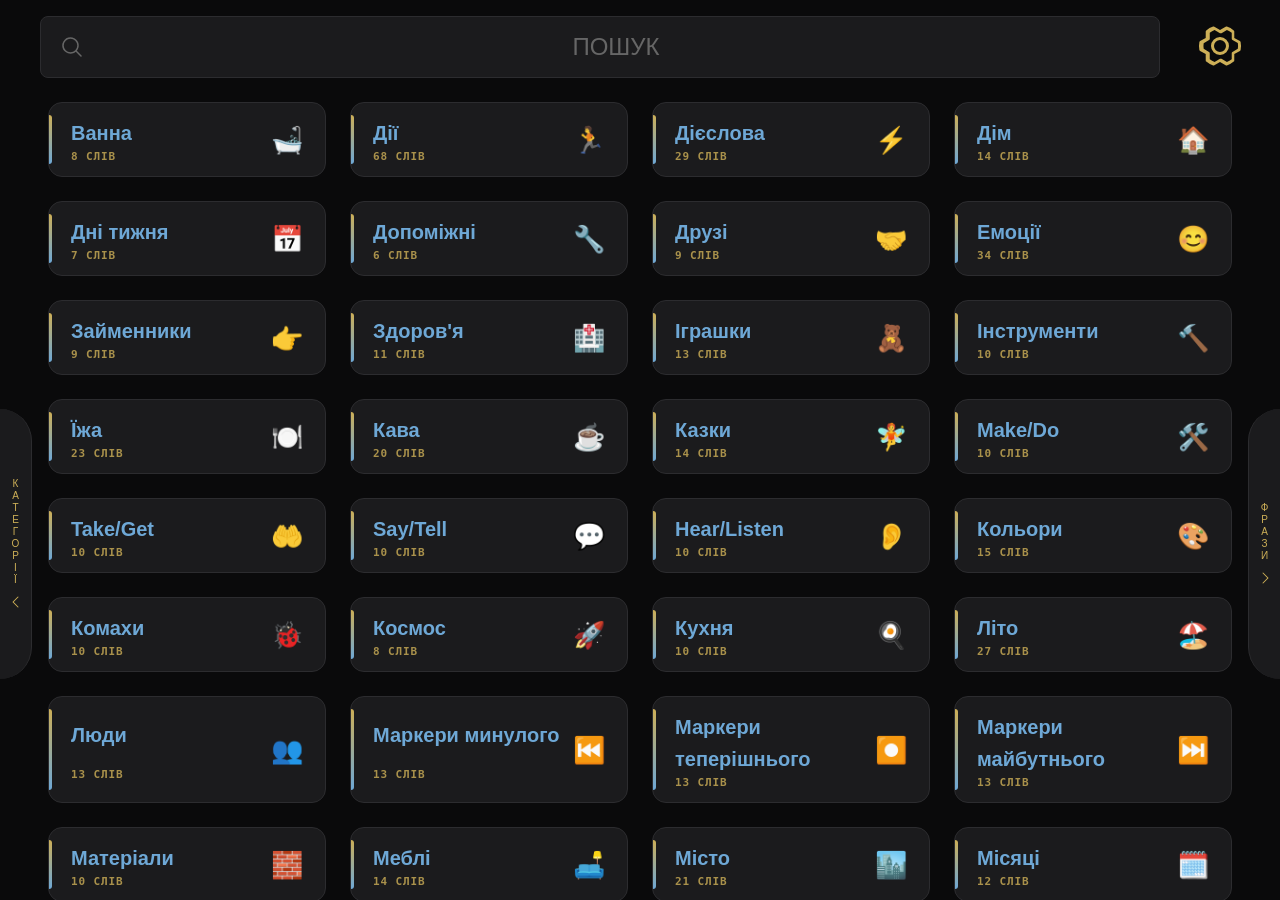
<file: index.html>
<!DOCTYPE html>
<html lang="uk">

<head>
  <meta charset="UTF-8">
  <meta name="viewport" content="width=device-width, initial-scale=1.0">
  <meta name="theme-color" content="#000000">
  <meta name="description" content="Вивчайте англійські слова безкоштовно! 70+ тематичних категорій: тварини, їжа, емоції, кольори та інше. Інтерактивне навчання з вимовою — ідеально для дітей та початківців.">
  <meta name="keywords" content="англійська для дітей, вивчення англійської мови для дітей, англійські слова для дітей, практика англійської мови, вчити англійську безкоштовно, онлайн англійська для дітей, інтерактивна англійська, англійський словник для дітей, вимова англійських слів, англійська для початківців, learn english for kids ukraine, англійська мова для школярів">
  <meta name="language" content="uk">
  <meta name="author" content="English Language Learning">
  <meta name="robots" content="index, follow, max-image-preview:large, max-snippet:-1, max-video-preview:-1">
  <meta name="google-site-verification" content="_cv8cW0G364KXwKJCpCvwAetA9E8yUuNDShGNTq0FiU">

  <!-- Open Graph Tags -->
  <meta property="og:title" content="Англійська для дітей — Вивчайте слова безкоштовно">
  <meta property="og:description" content="70+ тематичних категорій англійських слів з інтерактивною вимовою. Безкоштовно, без реєстрації — ідеально для дітей та школярів.">
  <meta property="og:type" content="website">
  <meta property="og:locale" content="uk_UA">
  <meta property="og:url" content="https://oleksandr-storchak.github.io/english/">
  <meta property="og:image" content="https://oleksandr-storchak.github.io/english/icon512_rounded.png">
  <meta property="og:image:width" content="512">
  <meta property="og:image:height" content="512">

  <!-- Twitter Card -->
  <meta name="twitter:card" content="summary_large_image">
  <meta name="twitter:title" content="Англійська для дітей — Вивчайте слова безкоштовно">
  <meta name="twitter:description" content="70+ тематичних категорій англійських слів з інтерактивною вимовою. Безкоштовно, без реєстрації.">
  <meta name="twitter:image" content="https://oleksandr-storchak.github.io/english/icon512_rounded.png">

  <!-- Structured Data (Schema.org) -->
  <script type="application/ld+json">
  {
    "@context": "https://schema.org",
    "@type": ["EducationalWebApplication", "LearningResource"],
    "name": "Англійська для дітей",
    "alternateName": "English for Kids Ukraine",
    "description": "Безкоштовний інтерактивний словник англійської мови з 70+ тематичних категорій, вимовою слів та практичними фразами. Ідеально для дітей, школярів та початківців.",
    "url": "https://oleksandr-storchak.github.io/english/",
    "inLanguage": ["uk", "en"],
    "applicationCategory": "EducationalApplication",
    "audience": {
      "@type": "EducationalAudience",
      "educationalRole": "student",
      "audienceType": "children, beginners, school students"
    },
    "educationalLevel": "Beginner",
    "teaches": "English vocabulary, English pronunciation, English phrases",
    "isAccessibleForFree": true,
    "offers": {
      "@type": "Offer",
      "price": "0",
      "priceCurrency": "UAH"
    }
  }
  </script>

  <link rel="manifest" href="manifest.json">
  <link rel="icon" href="favicon.ico" sizes="any">
  <link rel="icon" href="icon512_rounded.png" type="image/png" sizes="512x512">
  <link rel="apple-touch-icon" href="icon512_rounded.png">
  <link rel="sitemap" href="sitemap.xml">
  <link rel="canonical" href="https://oleksandr-storchak.github.io/english/">
  <title>Англійська для дітей — Вивчайте слова безкоштовно</title>
  <link rel="stylesheet" href="styles.css">
  <script src="words-data.js" defer></script>
  <script src="phrases-data.js" defer></script>
  <script src="main.js" defer></script>
</head>

<body>
  <header class="search-wrap">
    <div class="search-box">
      <svg class="search-icon" xmlns="http://www.w3.org/2000/svg" width="24" height="24" viewBox="0 0 256 256">
        <path fill="currentColor"
          d="M229.66 218.34l-50.07-50.06a88.11 88.11 0 1 0-11.31 11.31l50.06 50.07a8 8 0 0 0 11.32-11.32ZM40 112a72 72 0 1 1 72 72a72.08 72.08 0 0 1-72-72Z" />
      </svg>
      <input type="text" id="search" class="search" placeholder="Пошук" autocomplete="off">
      <button id="search-clear" class="search-clear" type="button" aria-label="Clear">&times;</button>
    </div>
    <button id="settings-btn" class="settings-btn" type="button" aria-label="Settings" title="Налаштування">
      <svg xmlns="http://www.w3.org/2000/svg" width="24" height="24" viewBox="0 0 256 256">
        <path fill="currentColor"
          d="M128 80a48 48 0 1 0 48 48a48.05 48.05 0 0 0-48-48Zm0 80a32 32 0 1 1 32-32a32 32 0 0 1-32 32Zm109.94-52.79a8 8 0 0 0-3.89-5.4l-29.83-17-.12-33.62a8 8 0 0 0-2.83-6.08a111.91 111.91 0 0 0-36.72-20.67a8 8 0 0 0-6.46.59L128 42.89L97.88 25a8 8 0 0 0-6.47-.6a112.1 112.1 0 0 0-36.68 20.75a8 8 0 0 0-2.83 6.07l-.15 33.65l-29.83 17a8 8 0 0 0-3.89 5.4a106.47 106.47 0 0 0 0 41.56a8 8 0 0 0 3.89 5.4l29.83 17l.12 33.63a8 8 0 0 0 2.83 6.08a111.91 111.91 0 0 0 36.72 20.67a8 8 0 0 0 6.46-.59L128 213.11l30.13 17.9a8 8 0 0 0 6.47.6a112.1 112.1 0 0 0 36.68-20.75a8 8 0 0 0 2.83-6.07l.15-33.65l29.83-17a8 8 0 0 0 3.89-5.4a106.47 106.47 0 0 0-.04-41.56Zm-14.88 36.1l-28.57 16.25a8 8 0 0 0-3.08 3.14a8 8 0 0 0-.91 4.38l.15 32.2a95.69 95.69 0 0 1-25.71 14.49L136 196.59a8 8 0 0 0-4-1.11a8 8 0 0 0-4 1.07l-28.89 17.17a96.16 96.16 0 0 1-25.71-14.49l-.14-32.2a8 8 0 0 0-4-7.52L40.94 143.27a90.56 90.56 0 0 1 0-30.54l28.57-16.25a8 8 0 0 0 4-7.52l-.15-32.2a95.69 95.69 0 0 1 25.71-14.49L128 59.41a8 8 0 0 0 8-.05l28.89-17.17a96.16 96.16 0 0 1 25.71 14.49l.14 32.2a8 8 0 0 0 4 7.52l28.33 16.24a90.56 90.56 0 0 1-.01 30.67Z" />
      </svg>
    </button>

    <dialog id="settings-dialog" class="settings-dialog">
      <form method="dialog">
        <div class="settings-header">
          <h2>Налаштування</h2>
          <button class="settings-close" type="submit" aria-label="Close">&times;</button>
        </div>
        <label class="settings-label" for="voice-select">Оберіть голос</label>
        <select id="voice-select" class="voice-select">
          <option value="">Оберіть голос</option>
        </select>
      </form>
    </dialog>
  </header>
  <main id="main">
    <section id="categories" class="category-nav" tabindex="-1">
      <input id="category-search" type="text" placeholder="Пошук категорії…" autocomplete="off">
      <div id="no-results" class="no-results hidden">Не знайдено</div>
      <a href="#antonyms">Антоніми</a>
      <a href="#bathroom">Ванна</a>
      <a href="#actions">Дії</a>
      <a href="#verbs-b1">Дієслова</a>
      <a href="#home">Дім</a>
      <a href="#days">Дні тижня</a>
      <a href="#helping-verbs">Допоміжні</a>
      <a href="#friends">Друзі</a>
      <a href="#emotions">Емоції</a>
      <a href="#pronouns">Займенники</a>
      <a href="#health">Здоров'я</a>
      <a href="#toys">Іграшки</a>
      <a href="#tools">Інструменти</a>
      <a href="#food">Їжа</a>
      <a href="#coffee">Кава</a>
      <a href="#fairy-tales">Казки</a>
      <a href="#collocations-make-do">Make/Do</a>
      <a href="#collocations-take-get">Take/Get</a>
      <a href="#collocations-say-tell">Say/Tell</a>
      <a href="#collocations-hear-listen">Hear/Listen</a>
      <a href="#flowers">Квіти</a>
      <a href="#colors">Кольори</a>
      <a href="#insects">Комахи</a>
      <a href="#space">Космос</a>
      <a href="#kitchenware">Кухня</a>
      <a href="#summer">Літо</a>
      <a href="#people">Люди</a>
      <a href="#markers-past">Маркери минулого</a>
      <a href="#markers-present">Маркери теперішнього</a>
      <a href="#markers-future">Маркери майбутнього</a>
      <a href="#materials">Матеріали</a>
      <a href="#furniture">Меблі</a>
      <a href="#city">Місто</a>
      <a href="#months">Місяці</a>
      <a href="#sea-animals">Морські</a>
      <a href="#music">Музика</a>
      <a href="#drinks">Напої</a>
      <a href="#face">Обличчя</a>
      <a href="#vegetables">Овочі</a>
      <a href="#clothes">Одяг</a>
      <a href="#description">Опис</a>
      <a href="#questions">Питання</a>
      <a href="#travel">Подорож</a>
      <a href="#weather">Погода</a>
      <a href="#position">Позиція</a>
      <a href="#seasons">Пори року</a>
      <a href="#everyday-objects">Предмети</a>
      <a href="#greetings">Привітання</a>
      <a href="#prepositions">Прийменники</a>
      <a href="#nature">Природа</a>
      <a href="#adverbs">Прислівники</a>
      <a href="#frequency-adverbs">Прислівники частоти</a>
      <a href="#time-adverbs">Прислівники часу</a>
      <a href="#professions">Професії</a>
      <a href="#birds">Птахи</a>
      <a href="#plants">Рослини</a>
      <a href="#world">Світ</a>
      <a href="#holidays">Свята</a>
      <a href="#strong-adjectives">Сильні прикметники</a>
      <a href="#family">Сім'я</a>
      <a href="#function-words">Службові</a>
      <a href="#sweets">Солодощі</a>
      <a href="#conjunctions">Сполучники</a>
      <a href="#sports">Спорт</a>
      <a href="#idioms">Сталі вирази</a>
      <a href="#state">Стан</a>
      <a href="#pets">Тварини</a>
      <a href="#wild-animals">Тварини (дикі)</a>
      <a href="#body">Тіло</a>
      <a href="#transport">Транспорт</a>
      <a href="#farm-animals">Ферма</a>
      <a href="#formal-written">Формальна мова</a>
      <a href="#shapes">Форми</a>
      <a href="#phrasal-verbs">Фразові дієслова</a>
      <a href="#fruits">Фрукти</a>
      <a href="#price">Ціни та вартість</a>
      <a href="#time">Час</a>
      <a href="#time-of-day">Час доби</a>
      <a href="#numbers">Числа</a>
      <a href="#school">Школа</a>
      <a href="#personality">Характер</a>
    </section>
    <button id="back-btn" class="back-to-categories" aria-label="Back to categories">
      <span>Категорії</span>
      <svg xmlns="http://www.w3.org/2000/svg" width="16" height="16" viewBox="0 0 256 256">
        <path d="M165.66,202.34a8,8,0,0,1-11.32,11.32l-80-80a8,8,0,0,1,0-11.32l80-80a8,8,0,0,1,11.32,11.32L91.31,128Z"/>
      </svg>
    </button>
    <section id="words" tabindex="-1">
      <div id="words-no-results" class="no-results hidden">Не знайдено</div>

      <div id="start-screen">
        <div class="start-grid">
        <a class="start-tile" href="#bathroom"><span class="start-tile-icon" aria-hidden="true">🛁</span><span class="start-tile-name">Ванна</span><span class="start-tile-count" data-unit="слів">8</span></a>
        <a class="start-tile" href="#actions"><span class="start-tile-icon" aria-hidden="true">🏃</span><span class="start-tile-name">Дії</span><span class="start-tile-count" data-unit="слів">68</span></a>
        <a class="start-tile" href="#verbs-b1"><span class="start-tile-icon" aria-hidden="true">⚡</span><span class="start-tile-name">Дієслова</span><span class="start-tile-count" data-unit="слів">29</span></a>
        <a class="start-tile" href="#home"><span class="start-tile-icon" aria-hidden="true">🏠</span><span class="start-tile-name">Дім</span><span class="start-tile-count" data-unit="слів">14</span></a>
        <a class="start-tile" href="#days"><span class="start-tile-icon" aria-hidden="true">📅</span><span class="start-tile-name">Дні тижня</span><span class="start-tile-count" data-unit="слів">7</span></a>
        <a class="start-tile" href="#helping-verbs"><span class="start-tile-icon" aria-hidden="true">🔧</span><span class="start-tile-name">Допоміжні</span><span class="start-tile-count" data-unit="слів">6</span></a>
        <a class="start-tile" href="#friends"><span class="start-tile-icon" aria-hidden="true">🤝</span><span class="start-tile-name">Друзі</span><span class="start-tile-count" data-unit="слів">9</span></a>
        <a class="start-tile" href="#emotions"><span class="start-tile-icon" aria-hidden="true">😊</span><span class="start-tile-name">Емоції</span><span class="start-tile-count" data-unit="слів">34</span></a>
        <a class="start-tile" href="#pronouns"><span class="start-tile-icon" aria-hidden="true">👉</span><span class="start-tile-name">Займенники</span><span class="start-tile-count" data-unit="слів">9</span></a>
        <a class="start-tile" href="#health"><span class="start-tile-icon" aria-hidden="true">🏥</span><span class="start-tile-name">Здоров'я</span><span class="start-tile-count" data-unit="слів">11</span></a>
        <a class="start-tile" href="#toys"><span class="start-tile-icon" aria-hidden="true">🧸</span><span class="start-tile-name">Іграшки</span><span class="start-tile-count" data-unit="слів">13</span></a>
        <a class="start-tile" href="#tools"><span class="start-tile-icon" aria-hidden="true">🔨</span><span class="start-tile-name">Інструменти</span><span class="start-tile-count" data-unit="слів">10</span></a>
        <a class="start-tile" href="#food"><span class="start-tile-icon" aria-hidden="true">🍽️</span><span class="start-tile-name">Їжа</span><span class="start-tile-count" data-unit="слів">23</span></a>
        <a class="start-tile" href="#coffee"><span class="start-tile-icon" aria-hidden="true">☕</span><span class="start-tile-name">Кава</span><span class="start-tile-count" data-unit="слів">20</span></a>
        <a class="start-tile" href="#fairy-tales"><span class="start-tile-icon" aria-hidden="true">🧚</span><span class="start-tile-name">Казки</span><span class="start-tile-count" data-unit="слів">14</span></a>
        <a class="start-tile" href="#collocations-make-do"><span class="start-tile-icon" aria-hidden="true">🛠️</span><span class="start-tile-name">Make/Do</span><span class="start-tile-count" data-unit="слів">10</span></a>
        <a class="start-tile" href="#collocations-take-get"><span class="start-tile-icon" aria-hidden="true">🤲</span><span class="start-tile-name">Take/Get</span><span class="start-tile-count" data-unit="слів">10</span></a>
        <a class="start-tile" href="#collocations-say-tell"><span class="start-tile-icon" aria-hidden="true">💬</span><span class="start-tile-name">Say/Tell</span><span class="start-tile-count" data-unit="слів">10</span></a>
        <a class="start-tile" href="#collocations-hear-listen"><span class="start-tile-icon" aria-hidden="true">👂</span><span class="start-tile-name">Hear/Listen</span><span class="start-tile-count" data-unit="слів">10</span></a>
        <a class="start-tile" href="#colors"><span class="start-tile-icon" aria-hidden="true">🎨</span><span class="start-tile-name">Кольори</span><span class="start-tile-count" data-unit="слів">15</span></a>
        <a class="start-tile" href="#insects"><span class="start-tile-icon" aria-hidden="true">🐞</span><span class="start-tile-name">Комахи</span><span class="start-tile-count" data-unit="слів">10</span></a>
        <a class="start-tile" href="#space"><span class="start-tile-icon" aria-hidden="true">🚀</span><span class="start-tile-name">Космос</span><span class="start-tile-count" data-unit="слів">8</span></a>
        <a class="start-tile" href="#kitchenware"><span class="start-tile-icon" aria-hidden="true">🍳</span><span class="start-tile-name">Кухня</span><span class="start-tile-count" data-unit="слів">10</span></a>
        <a class="start-tile" href="#summer"><span class="start-tile-icon" aria-hidden="true">🏖️</span><span class="start-tile-name">Літо</span><span class="start-tile-count" data-unit="слів">27</span></a>
        <a class="start-tile" href="#people"><span class="start-tile-icon" aria-hidden="true">👥</span><span class="start-tile-name">Люди</span><span class="start-tile-count" data-unit="слів">13</span></a>
        <a class="start-tile" href="#markers-past"><span class="start-tile-icon" aria-hidden="true">⏮️</span><span class="start-tile-name">Маркери минулого</span><span class="start-tile-count" data-unit="слів">13</span></a>
        <a class="start-tile" href="#markers-present"><span class="start-tile-icon" aria-hidden="true">⏺️</span><span class="start-tile-name">Маркери теперішнього</span><span class="start-tile-count" data-unit="слів">13</span></a>
        <a class="start-tile" href="#markers-future"><span class="start-tile-icon" aria-hidden="true">⏭️</span><span class="start-tile-name">Маркери майбутнього</span><span class="start-tile-count" data-unit="слів">13</span></a>
        <a class="start-tile" href="#materials"><span class="start-tile-icon" aria-hidden="true">🧱</span><span class="start-tile-name">Матеріали</span><span class="start-tile-count" data-unit="слів">10</span></a>
        <a class="start-tile" href="#furniture"><span class="start-tile-icon" aria-hidden="true">🛋️</span><span class="start-tile-name">Меблі</span><span class="start-tile-count" data-unit="слів">14</span></a>
        <a class="start-tile" href="#city"><span class="start-tile-icon" aria-hidden="true">🏙️</span><span class="start-tile-name">Місто</span><span class="start-tile-count" data-unit="слів">21</span></a>
        <a class="start-tile" href="#months"><span class="start-tile-icon" aria-hidden="true">🗓️</span><span class="start-tile-name">Місяці</span><span class="start-tile-count" data-unit="слів">12</span></a>
        <a class="start-tile" href="#sea-animals"><span class="start-tile-icon" aria-hidden="true">🐬</span><span class="start-tile-name">Морські</span><span class="start-tile-count" data-unit="слів">10</span></a>
        <a class="start-tile" href="#music"><span class="start-tile-icon" aria-hidden="true">🎵</span><span class="start-tile-name">Музика</span><span class="start-tile-count" data-unit="слів">10</span></a>
        <a class="start-tile" href="#drinks"><span class="start-tile-icon" aria-hidden="true">🥤</span><span class="start-tile-name">Напої</span><span class="start-tile-count" data-unit="слів">10</span></a>
        <a class="start-tile" href="#face"><span class="start-tile-icon" aria-hidden="true">👤</span><span class="start-tile-name">Обличчя</span><span class="start-tile-count" data-unit="слів">12</span></a>
        <a class="start-tile" href="#vegetables"><span class="start-tile-icon" aria-hidden="true">🥕</span><span class="start-tile-name">Овочі</span><span class="start-tile-count" data-unit="слів">14</span></a>
        <a class="start-tile" href="#clothes"><span class="start-tile-icon" aria-hidden="true">👕</span><span class="start-tile-name">Одяг</span><span class="start-tile-count" data-unit="слів">16</span></a>
        <a class="start-tile" href="#description"><span class="start-tile-icon" aria-hidden="true">📝</span><span class="start-tile-name">Опис</span><span class="start-tile-count" data-unit="слів">45</span></a>
        <a class="start-tile" href="#questions"><span class="start-tile-icon" aria-hidden="true">❓</span><span class="start-tile-name">Питання</span><span class="start-tile-count" data-unit="слів">10</span></a>
        <a class="start-tile" href="#travel"><span class="start-tile-icon" aria-hidden="true">✈️</span><span class="start-tile-name">Подорож</span><span class="start-tile-count" data-unit="слів">17</span></a>
        <a class="start-tile" href="#weather"><span class="start-tile-icon" aria-hidden="true">🌤️</span><span class="start-tile-name">Погода</span><span class="start-tile-count" data-unit="слів">20</span></a>
        <a class="start-tile" href="#position"><span class="start-tile-icon" aria-hidden="true">📍</span><span class="start-tile-name">Позиція</span><span class="start-tile-count" data-unit="слів">16</span></a>
        <a class="start-tile" href="#seasons"><span class="start-tile-icon" aria-hidden="true">🍂</span><span class="start-tile-name">Пори року</span><span class="start-tile-count" data-unit="слів">4</span></a>
        <a class="start-tile" href="#everyday-objects"><span class="start-tile-icon" aria-hidden="true">📦</span><span class="start-tile-name">Предмети</span><span class="start-tile-count" data-unit="слів">17</span></a>
        <a class="start-tile" href="#greetings"><span class="start-tile-icon" aria-hidden="true">👋</span><span class="start-tile-name">Привітання</span><span class="start-tile-count" data-unit="слів">12</span></a>
        <a class="start-tile" href="#prepositions"><span class="start-tile-icon" aria-hidden="true">🔗</span><span class="start-tile-name">Прийменники</span><span class="start-tile-count" data-unit="слів">28</span></a>
        <a class="start-tile" href="#nature"><span class="start-tile-icon" aria-hidden="true">🌳</span><span class="start-tile-name">Природа</span><span class="start-tile-count" data-unit="слів">22</span></a>
        <a class="start-tile" href="#adverbs"><span class="start-tile-icon" aria-hidden="true">🌀</span><span class="start-tile-name">Прислівники</span><span class="start-tile-count" data-unit="слів">57</span></a>
        <a class="start-tile" href="#frequency-adverbs"><span class="start-tile-icon" aria-hidden="true">🔁</span><span class="start-tile-name">Прислівники частоти</span><span class="start-tile-count" data-unit="слів">9</span></a>
        <a class="start-tile" href="#professions"><span class="start-tile-icon" aria-hidden="true">💼</span><span class="start-tile-name">Професії</span><span class="start-tile-count" data-unit="слів">19</span></a>
        <a class="start-tile" href="#birds"><span class="start-tile-icon" aria-hidden="true">🐦</span><span class="start-tile-name">Птахи</span><span class="start-tile-count" data-unit="слів">12</span></a>
        <a class="start-tile" href="#plants"><span class="start-tile-icon" aria-hidden="true">🌱</span><span class="start-tile-name">Рослини</span><span class="start-tile-count" data-unit="слів">13</span></a>
        <a class="start-tile" href="#flowers"><span class="start-tile-icon" aria-hidden="true">🌸</span><span class="start-tile-name">Квіти</span><span class="start-tile-count" data-unit="слів">15</span></a>
        <a class="start-tile" href="#world"><span class="start-tile-icon" aria-hidden="true">🌍</span><span class="start-tile-name">Світ</span><span class="start-tile-count" data-unit="слів">13</span></a>
        <a class="start-tile" href="#holidays"><span class="start-tile-icon" aria-hidden="true">🎉</span><span class="start-tile-name">Свята</span><span class="start-tile-count" data-unit="слів">10</span></a>
        <a class="start-tile" href="#family"><span class="start-tile-icon" aria-hidden="true">👨‍👩‍👧</span><span class="start-tile-name">Сім'я</span><span class="start-tile-count" data-unit="слів">12</span></a>
        <a class="start-tile" href="#function-words"><span class="start-tile-icon" aria-hidden="true">⚙️</span><span class="start-tile-name">Службові</span><span class="start-tile-count" data-unit="слів">17</span></a>
        <a class="start-tile" href="#sweets"><span class="start-tile-icon" aria-hidden="true">🍬</span><span class="start-tile-name">Солодощі</span><span class="start-tile-count" data-unit="слів">10</span></a>
        <a class="start-tile" href="#conjunctions"><span class="start-tile-icon" aria-hidden="true">➕</span><span class="start-tile-name">Сполучники</span><span class="start-tile-count" data-unit="слів">20</span></a>
        <a class="start-tile" href="#sports"><span class="start-tile-icon" aria-hidden="true">⚽</span><span class="start-tile-name">Спорт</span><span class="start-tile-count" data-unit="слів">12</span></a>
        <a class="start-tile" href="#idioms"><span class="start-tile-icon" aria-hidden="true">🗯️</span><span class="start-tile-name">Сталі вирази</span><span class="start-tile-count" data-unit="слів">44</span></a>
        <a class="start-tile" href="#state"><span class="start-tile-icon" aria-hidden="true">🌡️</span><span class="start-tile-name">Стан</span><span class="start-tile-count" data-unit="слів">12</span></a>
        <a class="start-tile" href="#pets"><span class="start-tile-icon" aria-hidden="true">🐕</span><span class="start-tile-name">Тварини</span><span class="start-tile-count" data-unit="слів">9</span></a>
        <a class="start-tile" href="#wild-animals"><span class="start-tile-icon" aria-hidden="true">🦁</span><span class="start-tile-name">Тварини (дикі)</span><span class="start-tile-count" data-unit="слів">20</span></a>
        <a class="start-tile" href="#body"><span class="start-tile-icon" aria-hidden="true">🦵</span><span class="start-tile-name">Тіло</span><span class="start-tile-count" data-unit="слів">17</span></a>
        <a class="start-tile" href="#transport"><span class="start-tile-icon" aria-hidden="true">🚗</span><span class="start-tile-name">Транспорт</span><span class="start-tile-count" data-unit="слів">16</span></a>
        <a class="start-tile" href="#farm-animals"><span class="start-tile-icon" aria-hidden="true">🐄</span><span class="start-tile-name">Ферма</span><span class="start-tile-count" data-unit="слів">12</span></a>
        <a class="start-tile" href="#shapes"><span class="start-tile-icon" aria-hidden="true">🔷</span><span class="start-tile-name">Форми</span><span class="start-tile-count" data-unit="слів">8</span></a>
        <a class="start-tile" href="#phrasal-verbs"><span class="start-tile-icon" aria-hidden="true">🧩</span><span class="start-tile-name">Фразові дієслова</span><span class="start-tile-count" data-unit="слів">36</span></a>
        <a class="start-tile" href="#fruits"><span class="start-tile-icon" aria-hidden="true">🍎</span><span class="start-tile-name">Фрукти</span><span class="start-tile-count" data-unit="слів">14</span></a>
        <a class="start-tile" href="#time"><span class="start-tile-icon" aria-hidden="true">⏰</span><span class="start-tile-name">Час</span><span class="start-tile-count" data-unit="слів">11</span></a>
        <a class="start-tile" href="#time-of-day"><span class="start-tile-icon" aria-hidden="true">🌅</span><span class="start-tile-name">Час доби</span><span class="start-tile-count" data-unit="слів">6</span></a>
        <a class="start-tile" href="#time-adverbs"><span class="start-tile-icon" aria-hidden="true">⏳</span><span class="start-tile-name">Прислівники часу</span><span class="start-tile-count" data-unit="слів">22</span></a>
        <a class="start-tile" href="#numbers"><span class="start-tile-icon" aria-hidden="true">🔢</span><span class="start-tile-name">Числа</span><span class="start-tile-count" data-unit="слів">21</span></a>
        <a class="start-tile" href="#school"><span class="start-tile-icon" aria-hidden="true">🎒</span><span class="start-tile-name">Школа</span><span class="start-tile-count" data-unit="слів">19</span></a>
        <a class="start-tile" href="#personality"><span class="start-tile-icon" aria-hidden="true">🙂</span><span class="start-tile-name">Характер</span><span class="start-tile-count" data-unit="слів">33</span></a>
        <a class="start-tile" href="#antonyms"><span class="start-tile-icon" aria-hidden="true">🔁</span><span class="start-tile-name">Антоніми</span><span class="start-tile-count" data-unit="слів">105</span></a>
        <a class="start-tile" href="#price"><span class="start-tile-icon" aria-hidden="true">💰</span><span class="start-tile-name">Ціни та вартість</span><span class="start-tile-count" data-unit="слів">18</span></a>
        <a class="start-tile" href="#strong-adjectives"><span class="start-tile-icon" aria-hidden="true">💪</span><span class="start-tile-name">Сильні прикметники</span><span class="start-tile-count" data-unit="слів">30</span></a>
        <a class="start-tile" href="#formal-written"><span class="start-tile-icon" aria-hidden="true">🎩</span><span class="start-tile-name">Формальна мова</span><span class="start-tile-count" data-unit="слів">28</span></a>
        </div>
      </div>

      <div class="divider hidden-section" id="bathroom">
        <hr><span>Ванна кімната — Bathroom</span>
        <hr>
      </div>
      <ul class="words hidden-section" id="words-bathroom"></ul>

      <div class="divider hidden-section" id="actions">
        <hr><span>Дії — Actions</span>
        <hr>
      </div>
      <ul class="words hidden-section" id="words-actions"></ul>

      <div class="divider hidden-section" id="verbs-b1">
        <hr><span>Дієслова — Verbs (B1)</span>
        <hr>
      </div>
      <ul class="words hidden-section" id="words-verbs-b1"></ul>

      <div class="divider hidden-section" id="home">
        <hr><span>Дім та кімнати — Home & Rooms</span>
        <hr>
      </div>
      <ul class="words hidden-section" id="words-home"></ul>

      <div class="divider hidden-section" id="days">
        <hr><span>Дні тижня — Days of Week</span>
        <hr>
      </div>
      <ul class="words hidden-section" id="words-days"></ul>

      <div class="divider hidden-section" id="helping-verbs">
        <hr><span>Допоміжні дієслова — Helping Verbs</span>
        <hr>
      </div>
      <ul class="words hidden-section" id="words-helping-verbs"></ul>

      <div class="divider hidden-section" id="friends">
        <hr><span>Друзі — Friends</span>
        <hr>
      </div>
      <ul class="words hidden-section" id="words-friends"></ul>

      <div class="divider hidden-section" id="emotions">
        <hr><span>Емоції — Emotions</span>
        <hr>
      </div>
      <ul class="words hidden-section" id="words-emotions"></ul>

      <div class="divider hidden-section" id="pronouns">
        <hr><span>Займенники — Pronouns</span>
        <hr>
      </div>
      <ul class="words hidden-section" id="words-pronouns"></ul>

      <div class="divider hidden-section" id="health">
        <hr><span>Здоров'я — Health</span>
        <hr>
      </div>
      <ul class="words hidden-section" id="words-health"></ul>

      <div class="divider hidden-section" id="toys">
        <hr><span>Іграшки та ігри — Toys & Games</span>
        <hr>
      </div>
      <ul class="words hidden-section" id="words-toys"></ul>

      <div class="divider hidden-section" id="tools">
        <hr><span>Інструменти — Tools</span>
        <hr>
      </div>
      <ul class="words hidden-section" id="words-tools"></ul>

      <div class="divider hidden-section" id="food">
        <hr><span>Їжа та страви — Food & Meals</span>
        <hr>
      </div>
      <ul class="words hidden-section" id="words-food"></ul>

      <div class="divider hidden-section" id="coffee">
        <hr><span>Кава — Coffee</span>
        <hr>
      </div>
      <ul class="words hidden-section" id="words-coffee"></ul>

      <div class="divider hidden-section" id="fairy-tales">
        <hr><span>Казки — Fairy Tales</span>
        <hr>
      </div>
      <ul class="words hidden-section" id="words-fairy-tales"></ul>

      <div class="divider hidden-section" id="collocations-make-do">
        <hr><span>Make/Do — Make &amp; Do</span>
        <hr>
      </div>
      <ul class="words hidden-section" id="words-collocations-make-do"></ul>

      <div class="divider hidden-section" id="collocations-take-get">
        <hr><span>Take/Get — Take &amp; Get</span>
        <hr>
      </div>
      <ul class="words hidden-section" id="words-collocations-take-get"></ul>

      <div class="divider hidden-section" id="collocations-say-tell">
        <hr><span>Say/Tell — Say &amp; Tell</span>
        <hr>
      </div>
      <ul class="words hidden-section" id="words-collocations-say-tell"></ul>

      <div class="divider hidden-section" id="collocations-hear-listen">
        <hr><span>Hear/Listen — Hear &amp; Listen</span>
        <hr>
      </div>
      <ul class="words hidden-section" id="words-collocations-hear-listen"></ul>

      <div class="divider hidden-section" id="colors">
        <hr><span>Кольори — Colors</span>
        <hr>
      </div>
      <ul class="words hidden-section" id="words-colors"></ul>

      <div class="divider hidden-section" id="insects">
        <hr><span>Комахи — Insects</span>
        <hr>
      </div>
      <ul class="words hidden-section" id="words-insects"></ul>

      <div class="divider hidden-section" id="space">
        <hr><span>Космос — Space</span>
        <hr>
      </div>
      <ul class="words hidden-section" id="words-space"></ul>

      <div class="divider hidden-section" id="kitchenware">
        <hr><span>Кухонне приладдя — Kitchenware</span>
        <hr>
      </div>
      <ul class="words hidden-section" id="words-kitchenware"></ul>

      <div class="divider hidden-section" id="summer">
        <hr><span>Літо — Summer</span>
        <hr>
      </div>
      <ul class="words hidden-section" id="words-summer"></ul>

      <div class="divider hidden-section" id="people">
        <hr><span>Люди — People</span>
        <hr>
      </div>
      <ul class="words hidden-section" id="words-people"></ul>

      <div class="divider hidden-section" id="materials">
        <hr><span>Матеріали — Materials</span>
        <hr>
      </div>
      <ul class="words hidden-section" id="words-materials"></ul>

      <div class="divider hidden-section" id="furniture">
        <hr><span>Меблі — Furniture</span>
        <hr>
      </div>
      <ul class="words hidden-section" id="words-furniture"></ul>

      <div class="divider hidden-section" id="city">
        <hr><span>Місто — City</span>
        <hr>
      </div>
      <ul class="words hidden-section" id="words-city"></ul>

      <div class="divider hidden-section" id="months">
        <hr><span>Місяці — Months</span>
        <hr>
      </div>
      <ul class="words hidden-section" id="words-months"></ul>

      <div class="divider hidden-section" id="sea-animals">
        <hr><span>Морські тварини — Sea Animals</span>
        <hr>
      </div>
      <ul class="words hidden-section" id="words-sea-animals"></ul>

      <div class="divider hidden-section" id="music">
        <hr><span>Музика — Music</span>
        <hr>
      </div>
      <ul class="words hidden-section" id="words-music"></ul>

      <div class="divider hidden-section" id="drinks">
        <hr><span>Напої — Drinks</span>
        <hr>
      </div>
      <ul class="words hidden-section" id="words-drinks"></ul>

      <div class="divider hidden-section" id="face">
        <hr><span>Обличчя — Face</span>
        <hr>
      </div>
      <ul class="words hidden-section" id="words-face"></ul>

      <div class="divider hidden-section" id="vegetables">
        <hr><span>Овочі — Vegetables</span>
        <hr>
      </div>
      <ul class="words hidden-section" id="words-vegetables"></ul>

      <div class="divider hidden-section" id="clothes">
        <hr><span>Одяг — Clothes</span>
        <hr>
      </div>
      <ul class="words hidden-section" id="words-clothes"></ul>

      <div class="divider hidden-section" id="description">
        <hr><span>Опис — Description</span>
        <hr>
      </div>
      <ul class="words hidden-section" id="words-description"></ul>

      <div class="divider hidden-section" id="questions">
        <hr><span>Питальні слова — Questions</span>
        <hr>
      </div>
      <ul class="words hidden-section" id="words-questions"></ul>

      <div class="divider hidden-section" id="travel">
        <hr><span>Подорож — Travel</span>
        <hr>
      </div>
      <ul class="words hidden-section" id="words-travel"></ul>

      <div class="divider hidden-section" id="weather">
        <hr><span>Погода — Weather</span>
        <hr>
      </div>
      <ul class="words hidden-section" id="words-weather"></ul>

      <div class="divider hidden-section" id="position">
        <hr><span>Позиція — Position</span>
        <hr>
      </div>
      <ul class="words hidden-section" id="words-position"></ul>

      <div class="divider hidden-section" id="seasons">
        <hr><span>Пори року — Seasons</span>
        <hr>
      </div>
      <ul class="words hidden-section" id="words-seasons"></ul>

      <div class="divider hidden-section" id="everyday-objects">
        <hr><span>Предмети — Everyday Objects</span>
        <hr>
      </div>
      <ul class="words hidden-section" id="words-everyday-objects"></ul>

      <div class="divider hidden-section" id="greetings">
        <hr><span>Привітання — Greetings</span>
        <hr>
      </div>
      <ul class="words hidden-section" id="words-greetings"></ul>

      <div class="divider hidden-section" id="prepositions">
        <hr><span>Прийменники — Prepositions</span>
        <hr>
      </div>
      <ul class="words hidden-section" id="words-prepositions"></ul>

      <div class="divider hidden-section" id="nature">
        <hr><span>Природа — Nature</span>
        <hr>
      </div>
      <ul class="words hidden-section" id="words-nature"></ul>

      <div class="divider hidden-section" id="adverbs">
        <hr><span>Прислівники — Adverbs</span>
        <hr>
      </div>
      <ul class="words hidden-section" id="words-adverbs"></ul>

      <div class="divider hidden-section" id="frequency-adverbs">
        <hr><span>Прислівники частоти — Frequency Adverbs</span>
        <hr>
      </div>
      <ul class="words hidden-section" id="words-frequency-adverbs"></ul>

      <div class="divider hidden-section" id="professions">
        <hr><span>Професії — Professions</span>
        <hr>
      </div>
      <ul class="words hidden-section" id="words-professions"></ul>

      <div class="divider hidden-section" id="birds">
        <hr><span>Птахи — Birds</span>
        <hr>
      </div>
      <ul class="words hidden-section" id="words-birds"></ul>

      <div class="divider hidden-section" id="plants">
        <hr><span>Рослини — Plants</span>
        <hr>
      </div>
      <ul class="words hidden-section" id="words-plants"></ul>

      <div class="divider hidden-section" id="flowers">
        <hr><span>Квіти — Flowers</span>
        <hr>
      </div>
      <ul class="words hidden-section" id="words-flowers"></ul>

      <div class="divider hidden-section" id="world">
        <hr><span>Світ — World</span>
        <hr>
      </div>
      <ul class="words hidden-section" id="words-world"></ul>

      <div class="divider hidden-section" id="holidays">
        <hr><span>Свята — Holidays</span>
        <hr>
      </div>
      <ul class="words hidden-section" id="words-holidays"></ul>
      <div class="divider hidden-section" id="family">
        <hr><span>Сім'я — Family</span>
        <hr>
      </div>
      <ul class="words hidden-section" id="words-family"></ul>

      <div class="divider hidden-section" id="function-words">
        <hr><span>Службові слова — Function Words</span>
        <hr>
      </div>
      <ul class="words hidden-section" id="words-function-words"></ul>

      <div class="divider hidden-section" id="sweets">
        <hr><span>Солодощі — Sweets</span>
        <hr>
      </div>
      <ul class="words hidden-section" id="words-sweets"></ul>

      <div class="divider hidden-section" id="conjunctions">
        <hr><span>Сполучники — Conjunctions</span>
        <hr>
      </div>
      <ul class="words hidden-section" id="words-conjunctions"></ul>

      <div class="divider hidden-section" id="sports">
        <hr><span>Спорт — Sports</span>
        <hr>
      </div>
      <ul class="words hidden-section" id="words-sports"></ul>

      <div class="divider hidden-section" id="idioms">
        <hr><span>Сталі вирази — Set Expressions</span>
        <hr>
      </div>
      <ul class="words hidden-section" id="words-idioms"></ul>

      <div class="divider hidden-section" id="state">
        <hr><span>Стан — State</span>
        <hr>
      </div>
      <ul class="words hidden-section" id="words-state"></ul>

      <div class="divider hidden-section" id="pets">
        <hr><span>Домашні тварини — Pets</span>
        <hr>
      </div>
      <ul class="words hidden-section" id="words-pets"></ul>

      <div class="divider hidden-section" id="wild-animals">
        <hr><span>Дикі тварини — Wild Animals</span>
        <hr>
      </div>
      <ul class="words hidden-section" id="words-wild-animals"></ul>

      <div class="divider hidden-section" id="body">
        <hr><span>Тіло — Body</span>
        <hr>
      </div>
      <ul class="words hidden-section" id="words-body"></ul>

      <div class="divider hidden-section" id="transport">
        <hr><span>Транспорт — Transport</span>
        <hr>
      </div>
      <ul class="words hidden-section" id="words-transport"></ul>

      <div class="divider hidden-section" id="farm-animals">
        <hr><span>Тварини ферми — Farm Animals</span>
        <hr>
      </div>
      <ul class="words hidden-section" id="words-farm-animals"></ul>

      <div class="divider hidden-section" id="shapes">
        <hr><span>Форми — Shapes</span>
        <hr>
      </div>
      <ul class="words hidden-section" id="words-shapes"></ul>

      <div class="divider hidden-section" id="phrasal-verbs">
        <hr><span>Фразові дієслова — Phrasal Verbs</span>
        <hr>
      </div>
      <ul class="words hidden-section" id="words-phrasal-verbs"></ul>

      <div class="divider hidden-section" id="fruits">
        <hr><span>Фрукти — Fruits</span>
        <hr>
      </div>
      <ul class="words hidden-section" id="words-fruits"></ul>

      <div class="divider hidden-section" id="time">
        <hr><span>Час — Time</span>
        <hr>
      </div>
      <ul class="words hidden-section" id="words-time"></ul>

      <div class="divider hidden-section" id="time-of-day">
        <hr><span>Час доби — Time of Day</span>
        <hr>
      </div>
      <ul class="words hidden-section" id="words-time-of-day"></ul>

      <div class="divider hidden-section" id="time-adverbs">
        <hr><span>Прислівники часу — Time Adverbs</span>
        <hr>
      </div>
      <ul class="words hidden-section" id="words-time-adverbs"></ul>

      <div class="divider hidden-section" id="markers-past">
        <hr><span>Маркери минулого — Past Markers</span>
        <hr>
      </div>
      <ul class="words hidden-section" id="words-markers-past"></ul>

      <div class="divider hidden-section" id="markers-present">
        <hr><span>Маркери теперішнього — Present Markers</span>
        <hr>
      </div>
      <ul class="words hidden-section" id="words-markers-present"></ul>

      <div class="divider hidden-section" id="markers-future">
        <hr><span>Маркери майбутнього — Future Markers</span>
        <hr>
      </div>
      <ul class="words hidden-section" id="words-markers-future"></ul>

      <div class="divider hidden-section" id="antonyms">
        <hr><span>Антоніми — Opposites</span>
        <hr>
      </div>
      <ul class="words hidden-section" id="words-antonyms"></ul>

      <div class="divider hidden-section" id="price">
        <hr><span>Ціни та вартість — Price &amp; Value</span>
        <hr>
      </div>
      <ul class="words hidden-section" id="words-price"></ul>

      <div class="divider hidden-section" id="strong-adjectives">
        <hr><span>Сильні прикметники — Strong Adjectives</span>
        <hr>
      </div>
      <ul class="words hidden-section" id="words-strong-adjectives"></ul>

      <div class="divider hidden-section" id="formal-written">
        <hr><span>Формальна мова — Formal &amp; Written</span>
        <hr>
      </div>
      <ul class="words hidden-section" id="words-formal-written"></ul>

      <div class="divider hidden-section" id="numbers">
        <hr><span>Числа — Numbers</span>
        <hr>
      </div>
      <ul class="words hidden-section" id="words-numbers"></ul>

      <div class="divider hidden-section" id="school">
        <hr><span>Школа — School</span>
        <hr>
      </div>
      <ul class="words hidden-section" id="words-school"></ul>

      <div class="divider hidden-section" id="personality">
        <hr><span>Характер — Personality</span>
        <hr>
      </div>
      <ul class="words hidden-section" id="words-personality"></ul>
    </section>
    <section id="phrases" tabindex="-1">
      <div id="start-screen-phrases">
        <div class="start-grid">
        <a class="start-tile" href="#phrase-day"><span class="start-tile-icon" aria-hidden="true">🌞</span><span class="start-tile-name">Мій день</span><span class="start-tile-count" data-unit="фраз">7</span></a>
        <a class="start-tile" href="#phrase-family"><span class="start-tile-icon" aria-hidden="true">👨‍👩‍👧</span><span class="start-tile-name">Моя сім'я</span><span class="start-tile-count" data-unit="фраз">7</span></a>
        <a class="start-tile" href="#phrase-food"><span class="start-tile-icon" aria-hidden="true">🍽️</span><span class="start-tile-name">Їжа та напої</span><span class="start-tile-count" data-unit="фраз">7</span></a>
        <a class="start-tile" href="#phrase-animals"><span class="start-tile-icon" aria-hidden="true">🐾</span><span class="start-tile-name">Тварини</span><span class="start-tile-count" data-unit="фраз">7</span></a>
        <a class="start-tile" href="#phrase-weather"><span class="start-tile-icon" aria-hidden="true">🌦️</span><span class="start-tile-name">Погода та пори року</span><span class="start-tile-count" data-unit="фраз">7</span></a>
        <a class="start-tile" href="#phrase-emotions"><span class="start-tile-icon" aria-hidden="true">😊</span><span class="start-tile-name">Емоції</span><span class="start-tile-count" data-unit="фраз">8</span></a>
        <a class="start-tile" href="#phrase-prepositions"><span class="start-tile-icon" aria-hidden="true">🔗</span><span class="start-tile-name">Прийменники</span><span class="start-tile-count" data-unit="фраз">8</span></a>
        <a class="start-tile" href="#phrase-travel"><span class="start-tile-icon" aria-hidden="true">🧳</span><span class="start-tile-name">Подорож та відпочинок</span><span class="start-tile-count" data-unit="фраз">8</span></a>
        <a class="start-tile" href="#phrase-adverbs"><span class="start-tile-icon" aria-hidden="true">🌀</span><span class="start-tile-name">Прислівники</span><span class="start-tile-count" data-unit="фраз">8</span></a>
        <a class="start-tile" href="#phrase-agreement"><span class="start-tile-icon" aria-hidden="true">🤝</span><span class="start-tile-name">Згода та розуміння</span><span class="start-tile-count" data-unit="фраз">18</span></a>
        <a class="start-tile" href="#phrase-reactions"><span class="start-tile-icon" aria-hidden="true">😯</span><span class="start-tile-name">Короткі реакції</span><span class="start-tile-count" data-unit="фраз">20</span></a>
        <a class="start-tile" href="#phrase-support"><span class="start-tile-icon" aria-hidden="true">💪</span><span class="start-tile-name">Підтримка та вибір</span><span class="start-tile-count" data-unit="фраз">18</span></a>
        <a class="start-tile" href="#phrase-everyday"><span class="start-tile-icon" aria-hidden="true">☕</span><span class="start-tile-name">Побутове спілкування</span><span class="start-tile-count" data-unit="фраз">20</span></a>
        <a class="start-tile" href="#phrase-appraisal"><span class="start-tile-icon" aria-hidden="true">👏</span><span class="start-tile-name">Оцінка та побажання</span><span class="start-tile-count" data-unit="фраз">16</span></a>
        <a class="start-tile" href="#phrase-tenses"><span class="start-tile-icon" aria-hidden="true">🕰️</span><span class="start-tile-name">Таблиця часів</span><span class="start-tile-count" data-unit="фраз">12</span></a>
        <a class="start-tile" href="#phrase-pro"><span class="start-tile-icon" aria-hidden="true">😎</span><span class="start-tile-name">Кажи як профі</span><span class="start-tile-count" data-unit="фраз">61</span></a>
        <a class="start-tile" href="#phrase-polite"><span class="start-tile-icon" aria-hidden="true">🙏</span><span class="start-tile-name">Ввічливе прохання</span><span class="start-tile-count" data-unit="фраз">51</span></a>
        <a class="start-tile" href="#phrase-replies"><span class="start-tile-icon" aria-hidden="true">⚡</span><span class="start-tile-name">Короткі відповіді</span><span class="start-tile-count" data-unit="фраз">58</span></a>
        <a class="start-tile" href="#phrase-advanced"><span class="start-tile-icon" aria-hidden="true">🚀</span><span class="start-tile-name">Просунуті фрази</span><span class="start-tile-count" data-unit="фраз">43</span></a>
        <a class="start-tile" href="#phrase-units"><span class="start-tile-icon" aria-hidden="true">⏱️</span><span class="start-tile-name">Одиниці часу</span><span class="start-tile-count" data-unit="фраз">30</span></a>
        <a class="start-tile" href="#phrase-degree"><span class="start-tile-icon" aria-hidden="true">📊</span><span class="start-tile-name">Ступені порівняння</span><span class="start-tile-count" data-unit="фраз">24</span></a>
        </div>
      </div>

      <div class="divider hidden-section" id="phrase-day">
        <hr><span>Мій день — My Day</span>
        <hr>
      </div>
      <ul class="phrase hidden-section" id="phrases-day"></ul>

      <div class="divider hidden-section" id="phrase-family">
        <hr><span>Моя сім'я — My Family</span>
        <hr>
      </div>
      <ul class="phrase hidden-section" id="phrases-family"></ul>

      <div class="divider hidden-section" id="phrase-food">
        <hr><span>Їжа та напої — Food and Drinks</span>
        <hr>
      </div>
      <ul class="phrase hidden-section" id="phrases-food"></ul>

      <div class="divider hidden-section" id="phrase-animals">
        <hr><span>Тварини — Animals</span>
        <hr>
      </div>
      <ul class="phrase hidden-section" id="phrases-animals"></ul>

      <div class="divider hidden-section" id="phrase-weather">
        <hr><span>Погода та пори року — Weather and Seasons</span>
        <hr>
      </div>
      <ul class="phrase hidden-section" id="phrases-weather"></ul>

      <div class="divider hidden-section" id="phrase-emotions">
        <hr><span>Емоції — Emotions</span>
        <hr>
      </div>
      <ul class="phrase hidden-section" id="phrases-emotions"></ul>

      <div class="divider hidden-section" id="phrase-prepositions">
        <hr><span>Прийменники — Prepositions</span>
        <hr>
      </div>
      <ul class="phrase hidden-section" id="phrases-prepositions"></ul>

      <div class="divider hidden-section" id="phrase-travel">
        <hr><span>Подорож та відпочинок — Travel and Vacation</span>
        <hr>
      </div>
      <ul class="phrase hidden-section" id="phrases-travel"></ul>

      <div class="divider hidden-section" id="phrase-adverbs">
        <hr><span>Прислівники — Adverbs</span>
        <hr>
      </div>
      <ul class="phrase hidden-section" id="phrases-adverbs"></ul>

      <div class="divider hidden-section" id="phrase-agreement">
        <hr><span>Згода та розуміння — Agreement</span>
        <hr>
      </div>
      <ul class="phrase hidden-section" id="phrases-agreement"></ul>

      <div class="divider hidden-section" id="phrase-reactions">
        <hr><span>Короткі реакції — Quick Reactions</span>
        <hr>
      </div>
      <ul class="phrase hidden-section" id="phrases-reactions"></ul>

      <div class="divider hidden-section" id="phrase-support">
        <hr><span>Підтримка та вибір — Support and Choice</span>
        <hr>
      </div>
      <ul class="phrase hidden-section" id="phrases-support"></ul>

      <div class="divider hidden-section" id="phrase-everyday">
        <hr><span>Побутове спілкування — Everyday Talk</span>
        <hr>
      </div>
      <ul class="phrase hidden-section" id="phrases-everyday"></ul>

      <div class="divider hidden-section" id="phrase-appraisal">
        <hr><span>Оцінка та побажання — Praise and Wishes</span>
        <hr>
      </div>
      <ul class="phrase hidden-section" id="phrases-appraisal"></ul>

      <div class="divider hidden-section" id="phrase-tenses">
        <hr><span>Таблиця часів — Tenses Table</span>
        <hr>
      </div>
      <ul class="phrase tense-grid hidden-section" id="phrases-tenses" data-static>
        <li class="tense-head" aria-hidden="true">Past<span class="tense-head-uk">Минулий</span></li>
        <li class="tense-head" aria-hidden="true">Present<span class="tense-head-uk">Теперішній</span></li>
        <li class="tense-head" aria-hidden="true">Future<span class="tense-head-uk">Майбутній</span></li>
        <li onclick="playWord(this)" class="tense-past"><span class="aspect" data-tense="Past">Simple<span class="aspect-uk">проста дія</span></span><span class="en">I <mark class="key">ate</mark> an apple.</span><span class="uk">Я з'їв яблуко.</span><span class="play-btn"></span></li>
        <li onclick="playWord(this)" class="tense-present"><span class="aspect" data-tense="Present">Simple<span class="aspect-uk">проста дія</span></span><span class="en">I <mark class="key">eat</mark> an apple.</span><span class="uk">Я їм яблуко (регулярно).</span><span class="play-btn"></span></li>
        <li onclick="playWord(this)" class="tense-future"><span class="aspect" data-tense="Future">Simple<span class="aspect-uk">проста дія</span></span><span class="en">I <mark class="key">will eat</mark> an apple.</span><span class="uk">Я з'їм яблуко.</span><span class="play-btn"></span></li>
        <li onclick="playWord(this)" class="tense-past"><span class="aspect" data-tense="Past">Continuous<span class="aspect-uk">триває</span></span><span class="en">I <mark class="key">was eating</mark> an apple.</span><span class="uk">Я їв яблуко (у той момент).</span><span class="play-btn"></span></li>
        <li onclick="playWord(this)" class="tense-present"><span class="aspect" data-tense="Present">Continuous<span class="aspect-uk">триває</span></span><span class="en">I <mark class="key">am eating</mark> an apple.</span><span class="uk">Я їм яблуко (зараз).</span><span class="play-btn"></span></li>
        <li onclick="playWord(this)" class="tense-future"><span class="aspect" data-tense="Future">Continuous<span class="aspect-uk">триває</span></span><span class="en">I <mark class="key">will be eating</mark> an apple.</span><span class="uk">Я їстиму яблуко (у той момент).</span><span class="play-btn"></span></li>
        <li onclick="playWord(this)" class="tense-past"><span class="aspect" data-tense="Past">Perfect<span class="aspect-uk">завершена</span></span><span class="en">I <mark class="key">had eaten</mark> an apple.</span><span class="uk">Я з'їв яблуко (до іншої дії в минулому).</span><span class="play-btn"></span></li>
        <li onclick="playWord(this)" class="tense-present"><span class="aspect" data-tense="Present">Perfect<span class="aspect-uk">завершена</span></span><span class="en">I <mark class="key">have eaten</mark> an apple.</span><span class="uk">Я вже з'їв яблуко.</span><span class="play-btn"></span></li>
        <li onclick="playWord(this)" class="tense-future"><span class="aspect" data-tense="Future">Perfect<span class="aspect-uk">завершена</span></span><span class="en">I <mark class="key">will have eaten</mark> an apple.</span><span class="uk">Я вже з'їм яблуко (до моменту в майбутньому).</span><span class="play-btn"></span></li>
        <li onclick="playWord(this)" class="tense-past"><span class="aspect" data-tense="Past">Perfect Continuous<span class="aspect-uk">триває й досі</span></span><span class="en">I <mark class="key">had been eating</mark> an apple.</span><span class="uk">Я їв яблуко певний час (до моменту в минулому).</span><span class="play-btn"></span></li>
        <li onclick="playWord(this)" class="tense-present"><span class="aspect" data-tense="Present">Perfect Continuous<span class="aspect-uk">триває й досі</span></span><span class="en">I <mark class="key">have been eating</mark> an apple.</span><span class="uk">Я їм яблуко вже певний час.</span><span class="play-btn"></span></li>
        <li onclick="playWord(this)" class="tense-future"><span class="aspect" data-tense="Future">Perfect Continuous<span class="aspect-uk">триває й досі</span></span><span class="en">I <mark class="key">will have been eating</mark> an apple.</span><span class="uk">Я їстиму яблуко вже певний час.</span><span class="play-btn"></span></li>
      </ul>

      <div class="divider hidden-section" id="phrase-pro">
        <hr><span>Кажи як профі — Normal vs Pro</span>
        <hr>
      </div>
      <ul class="phrase hidden-section" id="phrases-pro"></ul>

      <div class="divider hidden-section" id="phrase-polite">
        <hr><span>Ввічливе прохання — Polite Requests</span>
        <hr>
      </div>
      <ul class="phrase hidden-section" id="phrases-polite"></ul>

      <div class="divider hidden-section" id="phrase-replies">
        <hr><span>Короткі відповіді — Short Replies</span>
        <hr>
      </div>
      <ul class="phrase hidden-section" id="phrases-replies"></ul>

      <div class="divider hidden-section" id="phrase-advanced">
        <hr><span>Просунуті фрази — Advanced Phrases</span>
        <hr>
      </div>
      <ul class="phrase hidden-section" id="phrases-advanced"></ul>

      <div class="divider hidden-section" id="phrase-units">
        <hr><span>Одиниці часу — Units of Time</span>
        <hr>
      </div>
      <ul class="phrase hidden-section" id="phrases-units"></ul>

      <div class="divider hidden-section" id="phrase-degree">
        <hr><span>Ступені порівняння — Degrees of Comparison</span>
        <hr>
      </div>
      <ul class="phrase tense-grid hidden-section" id="phrases-degree" data-static>
        <li class="tense-head" aria-hidden="true">Positive<span class="tense-head-uk">Звичайний</span></li>
        <li class="tense-head" aria-hidden="true">Comparative<span class="tense-head-uk">Вищий</span></li>
        <li class="tense-head" aria-hidden="true">Superlative<span class="tense-head-uk">Найвищий</span></li>
        <li onclick="playWord(this)" class="tense-past"><span class="en">good</span><span class="uk">хороший</span><span class="play-btn"></span></li>
        <li onclick="playWord(this)" class="tense-present"><span class="en">better</span><span class="uk">кращий</span><span class="play-btn"></span></li>
        <li onclick="playWord(this)" class="tense-future"><span class="en">best</span><span class="uk">найкращий</span><span class="play-btn"></span></li>
        <li onclick="playWord(this)" class="tense-past"><span class="en">bad</span><span class="uk">поганий</span><span class="play-btn"></span></li>
        <li onclick="playWord(this)" class="tense-present"><span class="en">worse</span><span class="uk">гірший</span><span class="play-btn"></span></li>
        <li onclick="playWord(this)" class="tense-future"><span class="en">worst</span><span class="uk">найгірший</span><span class="play-btn"></span></li>
        <li onclick="playWord(this)" class="tense-past"><span class="en">beautiful</span><span class="uk">гарний</span><span class="play-btn"></span></li>
        <li onclick="playWord(this)" class="tense-present"><span class="en">more beautiful</span><span class="uk">гарніший</span><span class="play-btn"></span></li>
        <li onclick="playWord(this)" class="tense-future"><span class="en">most beautiful</span><span class="uk">найгарніший</span><span class="play-btn"></span></li>
        <li onclick="playWord(this)" class="tense-past"><span class="en">important</span><span class="uk">важливий</span><span class="play-btn"></span></li>
        <li onclick="playWord(this)" class="tense-present"><span class="en">more important</span><span class="uk">важливіший</span><span class="play-btn"></span></li>
        <li onclick="playWord(this)" class="tense-future"><span class="en">most important</span><span class="uk">найважливіший</span><span class="play-btn"></span></li>
        <li onclick="playWord(this)" class="tense-past"><span class="en">high</span><span class="uk">високий</span><span class="play-btn"></span></li>
        <li onclick="playWord(this)" class="tense-present"><span class="en">higher</span><span class="uk">вищий</span><span class="play-btn"></span></li>
        <li onclick="playWord(this)" class="tense-future"><span class="en">highest</span><span class="uk">найвищий</span><span class="play-btn"></span></li>
        <li onclick="playWord(this)" class="tense-past"><span class="en">long</span><span class="uk">довгий</span><span class="play-btn"></span></li>
        <li onclick="playWord(this)" class="tense-present"><span class="en">longer</span><span class="uk">довший</span><span class="play-btn"></span></li>
        <li onclick="playWord(this)" class="tense-future"><span class="en">longest</span><span class="uk">найдовший</span><span class="play-btn"></span></li>
        <li onclick="playWord(this)" class="tense-past"><span class="en">tall</span><span class="uk">високий (на зріст)</span><span class="play-btn"></span></li>
        <li onclick="playWord(this)" class="tense-present"><span class="en">taller</span><span class="uk">вищий</span><span class="play-btn"></span></li>
        <li onclick="playWord(this)" class="tense-future"><span class="en">tallest</span><span class="uk">найвищий</span><span class="play-btn"></span></li>
        <li onclick="playWord(this)" class="tense-past"><span class="en">short</span><span class="uk">короткий</span><span class="play-btn"></span></li>
        <li onclick="playWord(this)" class="tense-present"><span class="en">shorter</span><span class="uk">коротший</span><span class="play-btn"></span></li>
        <li onclick="playWord(this)" class="tense-future"><span class="en">shortest</span><span class="uk">найкоротший</span><span class="play-btn"></span></li>
        <li onclick="playWord(this)" class="tense-past"><span class="en">soft</span><span class="uk">м'який</span><span class="play-btn"></span></li>
        <li onclick="playWord(this)" class="tense-present"><span class="en">softer</span><span class="uk">м'якший</span><span class="play-btn"></span></li>
        <li onclick="playWord(this)" class="tense-future"><span class="en">softest</span><span class="uk">найм'якший</span><span class="play-btn"></span></li>
        <li onclick="playWord(this)" class="tense-past"><span class="en">deep</span><span class="uk">глибокий</span><span class="play-btn"></span></li>
        <li onclick="playWord(this)" class="tense-present"><span class="en">deeper</span><span class="uk">глибший</span><span class="play-btn"></span></li>
        <li onclick="playWord(this)" class="tense-future"><span class="en">deepest</span><span class="uk">найглибший</span><span class="play-btn"></span></li>
        <li onclick="playWord(this)" class="tense-past"><span class="en">happy</span><span class="uk">щасливий</span><span class="play-btn"></span></li>
        <li onclick="playWord(this)" class="tense-present"><span class="en">happier</span><span class="uk">щасливіший</span><span class="play-btn"></span></li>
        <li onclick="playWord(this)" class="tense-future"><span class="en">happiest</span><span class="uk">найщасливіший</span><span class="play-btn"></span></li>
        <li onclick="playWord(this)" class="tense-past"><span class="en">clever</span><span class="uk">розумний</span><span class="play-btn"></span></li>
        <li onclick="playWord(this)" class="tense-present"><span class="en">cleverer</span><span class="uk">розумніший</span><span class="play-btn"></span></li>
        <li onclick="playWord(this)" class="tense-future"><span class="en">cleverest</span><span class="uk">найрозумніший</span><span class="play-btn"></span></li>
        <li onclick="playWord(this)" class="tense-past"><span class="en">hot</span><span class="uk">гарячий</span><span class="play-btn"></span></li>
        <li onclick="playWord(this)" class="tense-present"><span class="en">hotter</span><span class="uk">гарячіший</span><span class="play-btn"></span></li>
        <li onclick="playWord(this)" class="tense-future"><span class="en">hottest</span><span class="uk">найгарячіший</span><span class="play-btn"></span></li>
        <li onclick="playWord(this)" class="tense-past"><span class="en">cold</span><span class="uk">холодний</span><span class="play-btn"></span></li>
        <li onclick="playWord(this)" class="tense-present"><span class="en">colder</span><span class="uk">холодніший</span><span class="play-btn"></span></li>
        <li onclick="playWord(this)" class="tense-future"><span class="en">coldest</span><span class="uk">найхолодніший</span><span class="play-btn"></span></li>
        <li onclick="playWord(this)" class="tense-past"><span class="en">rich</span><span class="uk">багатий</span><span class="play-btn"></span></li>
        <li onclick="playWord(this)" class="tense-present"><span class="en">richer</span><span class="uk">багатший</span><span class="play-btn"></span></li>
        <li onclick="playWord(this)" class="tense-future"><span class="en">richest</span><span class="uk">найбагатший</span><span class="play-btn"></span></li>
        <li onclick="playWord(this)" class="tense-past"><span class="en">poor</span><span class="uk">бідний</span><span class="play-btn"></span></li>
        <li onclick="playWord(this)" class="tense-present"><span class="en">poorer</span><span class="uk">бідніший</span><span class="play-btn"></span></li>
        <li onclick="playWord(this)" class="tense-future"><span class="en">poorest</span><span class="uk">найбідніший</span><span class="play-btn"></span></li>
        <li onclick="playWord(this)" class="tense-past"><span class="en">heavy</span><span class="uk">важкий</span><span class="play-btn"></span></li>
        <li onclick="playWord(this)" class="tense-present"><span class="en">heavier</span><span class="uk">важчий</span><span class="play-btn"></span></li>
        <li onclick="playWord(this)" class="tense-future"><span class="en">heaviest</span><span class="uk">найважчий</span><span class="play-btn"></span></li>
        <li onclick="playWord(this)" class="tense-past"><span class="en">light</span><span class="uk">легкий</span><span class="play-btn"></span></li>
        <li onclick="playWord(this)" class="tense-present"><span class="en">lighter</span><span class="uk">легший</span><span class="play-btn"></span></li>
        <li onclick="playWord(this)" class="tense-future"><span class="en">lightest</span><span class="uk">найлегший</span><span class="play-btn"></span></li>
        <li onclick="playWord(this)" class="tense-past"><span class="en">brave</span><span class="uk">сміливий</span><span class="play-btn"></span></li>
        <li onclick="playWord(this)" class="tense-present"><span class="en">braver</span><span class="uk">сміливіший</span><span class="play-btn"></span></li>
        <li onclick="playWord(this)" class="tense-future"><span class="en">bravest</span><span class="uk">найсміливіший</span><span class="play-btn"></span></li>
        <li onclick="playWord(this)" class="tense-past"><span class="en">sweet</span><span class="uk">солодкий</span><span class="play-btn"></span></li>
        <li onclick="playWord(this)" class="tense-present"><span class="en">sweeter</span><span class="uk">солодший</span><span class="play-btn"></span></li>
        <li onclick="playWord(this)" class="tense-future"><span class="en">sweetest</span><span class="uk">найсолодший</span><span class="play-btn"></span></li>
        <li onclick="playWord(this)" class="tense-past"><span class="en">little</span><span class="uk">малий</span><span class="play-btn"></span></li>
        <li onclick="playWord(this)" class="tense-present"><span class="en">less</span><span class="uk">менший</span><span class="play-btn"></span></li>
        <li onclick="playWord(this)" class="tense-future"><span class="en">least</span><span class="uk">найменший</span><span class="play-btn"></span></li>
        <li onclick="playWord(this)" class="tense-past"><span class="en">many / much</span><span class="uk">багато</span><span class="play-btn"></span></li>
        <li onclick="playWord(this)" class="tense-present"><span class="en">more</span><span class="uk">більше</span><span class="play-btn"></span></li>
        <li onclick="playWord(this)" class="tense-future"><span class="en">most</span><span class="uk">найбільше</span><span class="play-btn"></span></li>
        <li onclick="playWord(this)" class="tense-past"><span class="en">far</span><span class="uk">далекий</span><span class="play-btn"></span></li>
        <li onclick="playWord(this)" class="tense-present"><span class="en">farther</span><span class="uk">дальший</span><span class="play-btn"></span></li>
        <li onclick="playWord(this)" class="tense-future"><span class="en">farthest</span><span class="uk">найдальший</span><span class="play-btn"></span></li>
        <li onclick="playWord(this)" class="tense-past"><span class="en">late</span><span class="uk">пізній</span><span class="play-btn"></span></li>
        <li onclick="playWord(this)" class="tense-present"><span class="en">later</span><span class="uk">пізніший</span><span class="play-btn"></span></li>
        <li onclick="playWord(this)" class="tense-future"><span class="en">latest</span><span class="uk">найпізніший</span><span class="play-btn"></span></li>
      </ul>
    </section>
    <button id="phrases-btn" class="to-phrases" aria-label="Forward">
      <span>Уроки</span>
      <svg xmlns="http://www.w3.org/2000/svg" width="16" height="16" viewBox="0 0 256 256">
        <path d="M181.66,133.66l-80,80a8,8,0,0,1-11.32-11.32L164.69,128L90.34,53.66a8,8,0,0,1,11.32-11.32l80,80A8,8,0,0,1,181.66,133.66Z">
      </svg>
    </button>
    <section id="phrases-nav" class="category-nav phrases-nav" tabindex="-1">
      <input id="phrase-search" type="text" placeholder="Пошук теми…" autocomplete="off">
      <div id="no-results-phrases" class="no-results hidden">Не знайдено</div>
      <a href="#phrase-day">Мій день</a>
      <a href="#phrase-family">Моя сім'я</a>
      <a href="#phrase-food">Їжа та напої</a>
      <a href="#phrase-animals">Тварини</a>
      <a href="#phrase-weather">Погода та пори року</a>
      <a href="#phrase-emotions">Емоції</a>
      <a href="#phrase-prepositions">Прийменники</a>
      <a href="#phrase-travel">Подорож та відпочинок</a>
      <a href="#phrase-adverbs">Прислівники</a>
      <a href="#phrase-agreement">Згода та розуміння</a>
      <a href="#phrase-reactions">Короткі реакції</a>
      <a href="#phrase-support">Підтримка та вибір</a>
      <a href="#phrase-everyday">Побутове спілкування</a>
      <a href="#phrase-appraisal">Оцінка та побажання</a>
      <a href="#phrase-tenses">Таблиця часів</a>
      <a href="#phrase-pro">Кажи як профі</a>
      <a href="#phrase-polite">Ввічливе прохання</a>
      <a href="#phrase-replies">Короткі відповіді</a>
      <a href="#phrase-advanced">Просунуті фрази</a>
      <a href="#phrase-units">Одиниці часу</a>
      <a href="#phrase-degree">Ступені порівняння</a>
    </section>
  </main>

  <!-- Google tag (gtag.js) moved to end of body -->
  <script defer>
    window.dataLayer = window.dataLayer || [];
    function gtag() { dataLayer.push(arguments); }
    gtag('js', new Date());
    gtag('config', 'G-TVMGDJGD4P');
  </script>
  <script defer src="https://www.googletagmanager.com/gtag/js?id=G-TVMGDJGD4P"></script>
</body>

</html>
</file>
<file: styles.css>
*,
*::before,
*::after {
  margin: 0;
  padding: 0;
  box-sizing: border-box;
  -webkit-user-select: none;
  user-select: none;
}

.hidden {
  display: none !important;
}

html {
  scroll-behavior: auto;
}

body {
  display: grid;
  grid-template-rows: auto 1fr;
  height: 100dvh;
  overflow: hidden;
  timeline-scope: --phrases-view;
  font-family: -apple-system, BlinkMacSystemFont, 'Segoe UI', sans-serif;
  background: #0a0a0b;
  color: #e0e0e0;
  line-height: 1.6;
}

nav {
  display: flex;
  flex-direction: row;
  justify-content: center;
  align-items: center;
  position: sticky;
  top: 0;
  z-index: 100;
  padding: clamp(0.5rem, 2vw, 1.5rem) clamp(1rem, 4vw, 3rem);
  background: #0a0a0b;
  border-bottom: 1px solid #2c2c2f;
  height: 5rem;
}

nav ul {
  list-style: none;
  display: flex;
  flex-wrap: wrap;
  gap: clamp(0.5rem, 2vw, 2rem);
  align-items: center;
  justify-content: center;
}

.nav-logo {
  height: clamp(2rem, 4vw, 3rem);
  width: auto;
  object-fit: contain;
  border-radius: 50%;
}

nav a {
  display: inline-block;
  text-decoration: none;
  font-size: clamp(1.5rem, 2.5vw, 2rem);
  padding: clamp(0.25rem, 1vw, 0.5rem) clamp(0.5rem, 2vw, 1rem);
  color: #b0b0b0;
  border-radius: 0.375rem;
  transition: color 0.2s, background 0.2s;
}

nav a:hover {
  color: #fff;
  background: #232327;
}

main {
  display: flex;
  flex-direction: row;
  overflow-x: auto;
  scrollbar-width: none;
  overflow-y: clip;
  scroll-snap-type: x mandatory;
  min-height: 0;
}

.category-nav {
  position: relative;
  padding: 0.5rem clamp(0.5rem, 2vw, 1rem);
  min-width: 35vw;
  scroll-snap-align: start;
  overflow-y: scroll;
  scrollbar-width: none;
  scroll-target-group: auto;
}

#category-search,
#phrase-search {
  width: 100%;
  padding: 0.5rem 0.75rem;
  margin-bottom: 0.5rem;
  font-size: 1rem;
  color: #e0e0e0;
  background: #1b1b1d;
  border: 1px solid #2c2c2f;
  border-radius: 0.375rem;
  outline: none;
  font-family: inherit;
}

#category-search:focus,
#phrase-search:focus {
  border-color: #cdaf57;
}

.no-results {
  padding: 1rem;
  text-align: center;
  color: #888;
  font-size: 0.95rem;
}

.category-nav a {
  width: 100%;
  text-align: center;
  margin: 0.25rem 0;
  display: block;
  text-decoration: none;
  font-size: clamp(1rem, 2.5vw, 1.25rem);
  padding: 0.625rem 0.75rem;
  color: #b0b0b0;
  background: #1b1b1d;
  border: 1px solid #2c2c2f;
  border-radius: 0.375rem;
  transition: color 0.2s, background 0.2s, border-color 0.2s;
  word-wrap: break-word;
  overflow-wrap: break-word;
  white-space: normal;
  -webkit-tap-highlight-color: transparent;
}

.category-nav a:hover {
  color: #fff;
  background: #232327;
  border-color: #3a3a3e;
}

.category-nav a:active {
  background: #232327;
  border-color: #cdaf57;
  color: #ffd86b;
}

.category-nav a:focus {
  outline: none;
}

body:has(#bathroom:target) a[href="#bathroom"],
body:has(#actions:target) a[href="#actions"],
body:has(#home:target) a[href="#home"],
body:has(#days:target) a[href="#days"],
body:has(#helping-verbs:target) a[href="#helping-verbs"],
body:has(#friends:target) a[href="#friends"],
body:has(#emotions:target) a[href="#emotions"],
body:has(#pronouns:target) a[href="#pronouns"],
body:has(#health:target) a[href="#health"],
body:has(#toys:target) a[href="#toys"],
body:has(#tools:target) a[href="#tools"],
body:has(#food:target) a[href="#food"],
body:has(#coffee:target) a[href="#coffee"],
body:has(#fairy-tales:target) a[href="#fairy-tales"],
body:has(#colors:target) a[href="#colors"],
body:has(#insects:target) a[href="#insects"],
body:has(#space:target) a[href="#space"],
body:has(#kitchenware:target) a[href="#kitchenware"],
body:has(#summer:target) a[href="#summer"],
body:has(#people:target) a[href="#people"],
body:has(#materials:target) a[href="#materials"],
body:has(#furniture:target) a[href="#furniture"],
body:has(#city:target) a[href="#city"],
body:has(#months:target) a[href="#months"],
body:has(#sea-animals:target) a[href="#sea-animals"],
body:has(#music:target) a[href="#music"],
body:has(#drinks:target) a[href="#drinks"],
body:has(#face:target) a[href="#face"],
body:has(#vegetables:target) a[href="#vegetables"],
body:has(#clothes:target) a[href="#clothes"],
body:has(#description:target) a[href="#description"],
body:has(#questions:target) a[href="#questions"],
body:has(#travel:target) a[href="#travel"],
body:has(#weather:target) a[href="#weather"],
body:has(#position:target) a[href="#position"],
body:has(#seasons:target) a[href="#seasons"],
body:has(#everyday-objects:target) a[href="#everyday-objects"],
body:has(#greetings:target) a[href="#greetings"],
body:has(#prepositions:target) a[href="#prepositions"],
body:has(#nature:target) a[href="#nature"],
body:has(#adverbs:target) a[href="#adverbs"],
body:has(#frequency-adverbs:target) a[href="#frequency-adverbs"],
body:has(#professions:target) a[href="#professions"],
body:has(#birds:target) a[href="#birds"],
body:has(#plants:target) a[href="#plants"],
body:has(#world:target) a[href="#world"],
body:has(#holidays:target) a[href="#holidays"],
body:has(#family:target) a[href="#family"],
body:has(#function-words:target) a[href="#function-words"],
body:has(#sweets:target) a[href="#sweets"],
body:has(#conjunctions:target) a[href="#conjunctions"],
body:has(#sports:target) a[href="#sports"],
body:has(#idioms:target) a[href="#idioms"],
body:has(#state:target) a[href="#state"],
body:has(#pets:target) a[href="#pets"],
body:has(#wild-animals:target) a[href="#wild-animals"],
body:has(#body:target) a[href="#body"],
body:has(#transport:target) a[href="#transport"],
body:has(#farm-animals:target) a[href="#farm-animals"],
body:has(#shapes:target) a[href="#shapes"],
body:has(#fruits:target) a[href="#fruits"],
body:has(#time:target) a[href="#time"],
body:has(#time-of-day:target) a[href="#time-of-day"],
body:has(#numbers:target) a[href="#numbers"],
body:has(#school:target) a[href="#school"],
body:has(#personality:target) a[href="#personality"],
body:has(#phrase-day:target) a[href="#phrase-day"],
body:has(#phrase-family:target) a[href="#phrase-family"],
body:has(#phrase-food:target) a[href="#phrase-food"],
body:has(#phrase-animals:target) a[href="#phrase-animals"],
body:has(#phrase-weather:target) a[href="#phrase-weather"],
body:has(#phrase-emotions:target) a[href="#phrase-emotions"],
body:has(#phrase-prepositions:target) a[href="#phrase-prepositions"],
body:has(#phrase-travel:target) a[href="#phrase-travel"],
body:has(#phrase-agreement:target) a[href="#phrase-agreement"],
body:has(#phrase-reactions:target) a[href="#phrase-reactions"],
body:has(#phrase-support:target) a[href="#phrase-support"],
body:has(#phrase-everyday:target) a[href="#phrase-everyday"],
body:has(#phrase-appraisal:target) a[href="#phrase-appraisal"],
body:has(#phrase-adverbs:target) a[href="#phrase-adverbs"] {
  color: #ffd86b;
  background: #232327;
  border-color: #cdaf57;
}

.nav-dimmed {
  opacity: 0.3;
  pointer-events: none;
}

section h2 {
  text-align: center;
  font-size: clamp(1.25rem, 3vw, 2rem);
  margin-bottom: clamp(1rem, 3vw, 2rem);
  color: #fff;
}

:root {
  --search-padding: clamp(0.5rem, 1.5vw, 1rem);
}

@keyframes hide-search {
  from { max-height: 10rem; opacity: 1; padding: var(--search-padding) 0; }
  to   { max-height: 0;     opacity: 0; padding: 0; }
}

section#phrases {
  view-timeline-name: --phrases-view;
  view-timeline-axis: inline;
}

.search-wrap {
  display: flex;
  position: sticky;
  top: 0;
  z-index: 99;
  background: #0a0a0b;
  padding: var(--search-padding) 0;
  overflow: clip;
  overflow-clip-margin: 3rem;
}

@supports (animation-timeline: scroll()) {
  .search-wrap {
    animation: hide-search linear both;
    animation-timeline: --phrases-view;
    animation-range: entry 0% entry 100%;
  }
}

.search-box {
  position: relative;
  width: 90%;
  margin: 0 2rem 0 2.5rem;
}

.search-icon {
  position: absolute;
  left: clamp(0.75rem, 2vw, 1.25rem);
  top: 50%;
  transform: translateY(-50%);
  color: #666;
  pointer-events: none;
  width: clamp(1.25rem, 2.5vw, 1.5rem);
  height: clamp(1.25rem, 2.5vw, 1.5rem);
}

.search-clear {
  display: none;
  position: absolute;
  right: clamp(0.75rem, 2vw, 1.25rem);
  top: 50%;
  transform: translateY(-50%);
  background: none;
  border: none;
  color: #666;
  font-size: clamp(1.5rem, 3.5vw, 2rem);
  line-height: 1;
  cursor: pointer;
  padding: 0.25rem 0.5rem;
}

.search-clear.visible {
  display: block;
}

.search {
  display: block;
  width: 100%;
  padding: clamp(0.75rem, 2vw, 1rem) clamp(1rem, 2.5vw, 1.5rem) clamp(0.75rem, 2vw, 1rem) clamp(2.5rem, 5vw, 3.5rem);
  font-size: clamp(1.25rem, 2.5vw, 1.5rem);
  color: #e0e0e0;
  text-align: center;
  text-transform: uppercase;
  background: #1b1b1d;
  border: 1px solid #2c2c2f;
  border-radius: 0.5rem;
  outline: none;
  transition: border-color 0.2s, color 0.2s;
}

.search:focus {
  border-color: #cdaf57;
}

.settings-btn {
  background: none;
  border: none;
  color: #cdaf57;
  cursor: pointer;
  padding: 0.25rem;
  margin-right: 2rem;
  position: relative;
}

.settings-btn:hover::after {
  content: attr(title);
  position: absolute;
  bottom: -2.5rem;
  right: 0;
  background: #232327;
  color: #e0e0e0;
  padding: 0.5rem 0.75rem;
  border-radius: 0.375rem;
  border: 1px solid #cdaf57;
  font-size: 0.85rem;
  white-space: nowrap;
  z-index: 1000;
}

.settings-btn svg {
  width: clamp(2rem, 4vw, 3rem);
  height: clamp(2rem, 4vw, 3rem);
}

.settings-dialog {
  background: #1b1b1d;
  color: #e0e0e0;
  border: 1px solid #2c2c2f;
  border-radius: 0.75rem;
  padding: 1.5rem;
  width: 90%;
  margin: auto;
  transform: translateY(-50%);
}

.settings-dialog::backdrop {
  background: rgba(0, 0, 0, 0.6);
}

.settings-header {
  display: flex;
  justify-content: space-between;
  align-items: center;
  margin-bottom: 1rem;
}

.settings-header h2 {
  margin: 0;
  font-size: 1.25rem;
}

.settings-close {
  background: none;
  border: none;
  color: #666;
  font-size: 1.5rem;
  cursor: pointer;
  padding: 0 0.25rem;
  line-height: 1;
  outline: none;
}

.settings-label {
  display: block;
  margin-bottom: 0.5rem;
  color: #999;
  font-size: 0.875rem;
}

.voice-select {
  display: block;
  width: 100%;
  padding: 0.5rem 0.75rem;
  font-size: 1rem;
  color: #e0e0e0;
  background: #0a0a0b;
  border: 1px solid #2c2c2f;
  border-radius: 0.5rem;
  outline: none;
  appearance: auto;
  transition: border-color 0.2s;
}

.voice-select:focus {
  border-color: #cdaf57;
}

.search.lang-uk {
  color: #cdaf57;
}

.search.lang-en {
  color: #6ea8d6;
}

.search::placeholder {
  color: #666;
}

.divider {
  display: flex;
  align-items: center;
  gap: clamp(0.75rem, 2vw, 1.5rem);
  margin: clamp(1.5rem, 4vw, 3rem) 0 clamp(0.75rem, 2vw, 1.5rem);
  scroll-margin-top: 1rem;
}

.divider hr {
  flex: 1;
  border: none;
  border-top: 1px solid #2c2c2f;
}

.divider.hidden-section,
.words.hidden-section,
.phrase.hidden-section {
  display: none;
}

.divider span {
  white-space: nowrap;
  font-size: clamp(0.9rem, 2vw, 1.1rem);
  color: #666;
  text-transform: uppercase;
  letter-spacing: 0.05em;
}

section#words {
  min-width: 100vw;
  scroll-snap-align: start;
  overflow-y: scroll;
  overflow-x: hidden;
  position: relative;
  padding: 0 3rem 4rem;
  outline: none;
}

.back-to-categories {
  position: sticky;
  top: 1rem;
  left: 0;
  z-index: 99;
  width: 24px;
  height: 30dvh;
  margin-top: 35dvh;
  border: none;
  cursor: pointer;
  background: #1b1b1d;
  color: #cdaf57;
  display: flex;
  flex-direction: column;
  align-items: center;
  justify-content: center;
  gap: 0.5rem;
  min-width: 2rem;
  border-radius: 0 50px 50px 0;
  transition: background 0.2s, border-color 0.2s;
  border-right: 1px solid #2c2c2f;
}

.back-to-categories:hover {
  background: #232327;
  border-color: #3a3a3e;
}

.back-to-categories:focus-visible {
  background: #232327;
  border-color: #cdaf57;
  outline: none;
}

.back-to-categories:active {
  background: #232327;
  border-color: #cdaf57;
}

.back-to-categories:active:hover {
  background: #2c2c2f;
  border-color: #ffd86b;
}

.back-to-categories:active:focus-visible {
  background: #2c2c2f;
  border-color: #ffd86b;
  outline: none;
}

.back-to-categories span {
  writing-mode: vertical-rl;
  text-orientation: upright;
  font-size: 0.625rem;
  letter-spacing: 0.1em;
  text-transform: uppercase;
  transition: color 0.2s;
}

.back-to-categories:hover span {
  color: #9fcef2;
}

.back-to-categories:active span {
  color: #fff;
}

.back-to-categories svg {
  flex-shrink: 0;
  width: 16px;
  height: 16px;
  fill: #cdaf57;
  transition: transform 0.3s ease;
}

.back-to-categories:hover svg {
  fill: #9fcef2;
}

.back-to-categories:focus-visible svg {
  fill: #b0b0b0;
}

.back-to-categories:active svg {
  fill: #fff;
}

.back-to-categories:active:hover svg,
.back-to-categories:active:focus-visible svg {
  fill: #fff;
}

.words {
  list-style: none;
  display: grid;
  grid-template-columns: repeat(auto-fill, minmax(min(100%, 20rem), 1fr));
  gap: clamp(0.75rem, 2.5vw, 1.5rem);
  content-visibility: auto;
  contain-intrinsic-block-size: auto 600px;
}

.words li {
  position: relative;
  display: flex;
  flex-wrap: wrap;
  align-items: center;
  gap: 2px 14px;
  background: #1b1b1d;
  border: 1px solid #2c2c2f;
  border-radius: 0.875rem;
  padding: 14px 64px 14px 22px;
  cursor: pointer;
  transition: opacity 0.3s, background 0.18s, border-color 0.18s, transform 0.18s;
}

.words li.hidden {
  opacity: 0;
  transform: scale(0.95);
  position: absolute;
  pointer-events: none;
}

.words li:hover {
  background: #232327;
  border-color: #3a3a3e;
  transform: translateY(-2px);
}

.words li::before {
  content: '';
  position: absolute;
  left: 0;
  top: 12px;
  bottom: 12px;
  width: 3px;
  border-radius: 0 3px 3px 0;
  background: linear-gradient(#cdaf57, #6ea8d6);
}

.words .uk {
  flex-basis: 100%;
  min-width: 0;
  font: 600 11px/1 ui-monospace, Menlo, monospace;
  letter-spacing: 0.08em;
  text-transform: uppercase;
  color: #cdaf57;
  opacity: 0.8;
}

.words .en {
  flex-basis: 100%;
  min-width: 0;
  font-size: 20px;
  font-weight: 600;
  color: #6ea8d6;
}

section#phrases {
  min-width: 100vw;
  scroll-snap-align: start;
  overflow-y: scroll;
  overflow-x: hidden;
  scrollbar-width: none;
  position: relative;
  padding: 0 3rem 4rem;
  outline: none;
}

.to-phrases {
  position: sticky;
  top: 1rem;
  right: 0;
  z-index: 99;
  width: 24px;
  height: 30dvh;
  margin-top: 35dvh;
  border: none;
  cursor: pointer;
  background: #1b1b1d;
  color: #cdaf57;
  display: flex;
  flex-direction: column;
  align-items: center;
  justify-content: center;
  gap: 0.5rem;
  min-width: 2rem;
  border-radius: 50px 0 0 50px;
  transition: background 0.2s, border-color 0.2s;
  border-left: 1px solid #2c2c2f;
}

.to-phrases:hover {
  background: #232327;
  border-color: #3a3a3e;
}

.to-phrases:focus-visible {
  background: #232327;
  border-color: #cdaf57;
  outline: none;
}

.to-phrases:active {
  background: #232327;
  border-color: #cdaf57;
}

.to-phrases span {
  writing-mode: vertical-rl;
  text-orientation: upright;
  font-size: 0.625rem;
  letter-spacing: 0.1em;
  text-transform: uppercase;
  transition: color 0.2s;
}

.to-phrases:hover span {
  color: #9fcef2;
}

.to-phrases:active span {
  color: #fff;
}

.to-phrases svg {
  flex-shrink: 0;
  width: 16px;
  height: 16px;
  fill: #cdaf57;
  transition: transform 0.3s ease;
}

.to-phrases:hover svg {
  fill: #9fcef2;
}

.to-phrases:active svg {
  fill: #fff;
}

.phrase {
  list-style: none;
  display: grid;
  padding: 1rem;
  grid-template-columns: repeat(auto-fit, minmax(min(100%, 28rem), 1fr));
  gap: clamp(0.75rem, 2.5vw, 1.5rem);
}

.phrase li {
  position: relative;
  display: flex;
  flex-wrap: wrap;
  align-items: center;
  gap: 2px 14px;
  background: #1b1b1d;
  border: 1px solid #2c2c2f;
  border-radius: 0.875rem;
  padding: 14px 64px 14px 22px;
  cursor: pointer;
  transition: background 0.18s, border-color 0.18s, transform 0.18s;
}

.phrase li:hover {
  background: #232327;
  border-color: #3a3a3e;
  transform: translateY(-2px);
}

.phrase li::before {
  content: '';
  position: absolute;
  left: 0;
  top: 12px;
  bottom: 12px;
  width: 3px;
  border-radius: 0 3px 3px 0;
  background: linear-gradient(#cdaf57, #6ea8d6);
}

.phrase .en {
  flex-basis: 100%;
  min-width: 0;
  color: #6ea8d6;
  font-size: clamp(1rem, 2.2vw, 1.25rem);
  font-weight: 600;
  letter-spacing: 0;
}

.phrase .uk {
  flex-basis: 100%;
  min-width: 0;
  color: #cdaf57;
  font-size: clamp(0.85rem, 1.8vw, 0.95rem);
  opacity: 0.75;
}

.play-btn {
  display: inline-flex;
  align-items: center;
  justify-content: center;
  width: 40px;
  height: 40px;
  margin-left: auto;
  border-radius: 50%;
  border: 1px solid #3a3a3e;
  color: #8e8e93;
  flex-shrink: 0;
  transition: border-color 0.18s, color 0.18s;
}

.words .play-btn,
.phrase .play-btn {
  position: absolute;
  top: 50%;
  right: 16px;
  transform: translateY(-50%);
  margin-left: 0;
}

.words li:hover .play-btn,
.phrase li:hover .play-btn {
  border-color: #6ea8d6;
  color: #6ea8d6;
}

.play-btn::before {
  content: '';
  width: 0;
  height: 0;
  margin-left: 2px;
  border-style: solid;
  border-width: 6px 0 6px 9px;
  border-color: transparent transparent transparent currentColor;
}

.words li.playing .play-btn::before,
.phrase li.playing .play-btn::before {
  display: none;
}

.play-btn::after {
  content: '';
  display: none;
  width: 3px;
  height: 16px;
  background: currentColor;
  border-radius: 2px;
  box-shadow: -6px 0 0 currentColor, 6px 0 0 currentColor;
  animation: eq 0.7s ease-in-out infinite alternate;
}

.words li.playing .play-btn::after,
.phrase li.playing .play-btn::after {
  display: block;
}

@keyframes eq {
  from { transform: scaleY(0.28); }
  to   { transform: scaleY(1); }
}

.words li.playing,
.phrase li.playing {
  border-color: #6ea8d6;
  background: #1f2228;
  box-shadow: 0 0 0 1px rgba(110, 168, 214, 0.4),
              0 0 18px 2px rgba(110, 168, 214, 0.35);
  animation: card-glow 1.4s ease-in-out infinite alternate;
}

@keyframes card-glow {
  from { box-shadow: 0 0 0 1px rgba(110, 168, 214, 0.35), 0 0 14px 1px rgba(110, 168, 214, 0.25); }
  to   { box-shadow: 0 0 0 1px rgba(110, 168, 214, 0.55), 0 0 22px 4px rgba(110, 168, 214, 0.5); }
}

.words li.playing .play-btn,
.phrase li.playing .play-btn {
  border-color: #6ea8d6;
  color: #6ea8d6;
}


#start-screen,
#start-screen-phrases {
  padding: 0.5rem 0 2rem;
}

body.start-done #start-screen {
  display: none;
}

body.start-done-phrases #start-screen-phrases {
  display: none;
}

body:not(.start-done) #words {
  & .divider,
  & .words {
    display: none;
  }
}

body:not(.start-done-phrases) #phrases {
  & .divider,
  & .phrase {
    display: none;
  }
}

.start-grid {
  list-style: none;
  display: grid;
  grid-template-columns: repeat(auto-fill, minmax(min(100%, 14rem), 1fr));
  gap: clamp(0.75rem, 2.5vw, 1.5rem);
}

.start-tile {
  position: relative;
  display: flex;
  flex-wrap: wrap;
  align-items: center;
  gap: 2px 14px;
  background: #1b1b1d;
  border: 1px solid #2c2c2f;
  border-radius: 0.875rem;
  padding: 14px 64px 14px 22px;
  cursor: pointer;
  text-decoration: none;
  transition: opacity 0.3s, background 0.18s, border-color 0.18s, transform 0.18s;
  word-wrap: break-word;
  overflow-wrap: break-word;
  -webkit-tap-highlight-color: transparent;

  &:hover {
    background: #232327;
    border-color: #3a3a3e;
    transform: translateY(-2px);
  }

  &:active {
    border-color: #cdaf57;
  }

  &::before {
    content: '';
    position: absolute;
    left: 0;
    top: 12px;
    bottom: 12px;
    width: 3px;
    border-radius: 0 3px 3px 0;
    background: linear-gradient(#cdaf57, #6ea8d6);
  }

  & .start-tile-icon {
    position: absolute;
    right: 22px;
    top: 50%;
    transform: translateY(-50%);
    font-size: 26px;
    line-height: 1;
    filter: saturate(0.9);
  }

  & .start-tile-name {
    flex-basis: 100%;
    min-width: 0;
    font-size: 20px;
    font-weight: 600;
    color: #6ea8d6;
  }

  & .start-tile-count {
    flex-basis: 100%;
    min-width: 0;
    font: 600 11px/1 ui-monospace, Menlo, monospace;
    letter-spacing: 0.08em;
    text-transform: uppercase;
    color: #cdaf57;
    opacity: 0.8;

    &::after {
      content: ' ' attr(data-unit);
    }
  }
}

/* ---- Tense grid (Таблиця часів) ---- */
.phrase.tense-grid {
  grid-template-columns: repeat(3, minmax(0, 1fr));
  align-items: stretch;
  gap: clamp(0.5rem, 1.4vw, 1rem);

  & .tense-head {
    display: block;
    background: none;
    border: none;
    border-radius: 0;
    padding: 0 0 2px;
    cursor: default;
    text-align: center;
    color: #e0e0e0;
    font-size: clamp(0.8rem, 1.8vw, 1rem);
    font-weight: 700;
    letter-spacing: 0.12em;
    text-transform: uppercase;
    transform: none;

    &::before,
    &::after {
      content: none;
    }
  }

  & .tense-head-uk {
    display: block;
    margin-top: 2px;
    color: #8e8e93;
    font-size: clamp(0.62rem, 1.3vw, 0.72rem);
    font-weight: 500;
    letter-spacing: 0.04em;
    text-transform: none;
  }

  & li:not(.tense-head) {
    display: block;
    padding: 14px 64px 14px 22px;

    & > span:not(.play-btn) {
      display: block;
      flex-basis: auto;
      overflow-wrap: anywhere;
    }

    &.tense-past::before {
      background: #6ea8d6;
    }

    &.tense-present::before {
      background: #cdaf57;
    }

    &.tense-future::before {
      background: #7ec8a0;
    }
  }

  & .aspect {
    color: #8e8e93;
    margin-bottom: 4px;
    font-size: clamp(0.65rem, 1.4vw, 0.75rem);
    font-weight: 600;
    letter-spacing: 0.08em;
    text-transform: uppercase;
  }

  & .aspect-uk {
    color: #6d6d72;
    font-weight: 500;
    letter-spacing: 0.02em;
    text-transform: none;

    &::before {
      content: ' · ';
    }
  }

  & .en {
    margin-bottom: 4px;

    & .key {
      background: none;
      color: inherit;
      font-weight: 700;
      text-decoration: underline;
      text-decoration-color: currentColor;
      text-decoration-thickness: 2px;
      text-underline-offset: 3px;
    }
  }

  @media (max-width: 40rem) {
    grid-template-columns: minmax(0, 1fr);

    & .tense-head {
      display: none;
    }

    & .aspect::before {
      content: attr(data-tense) ' · ';
    }

  }
}
</file>
